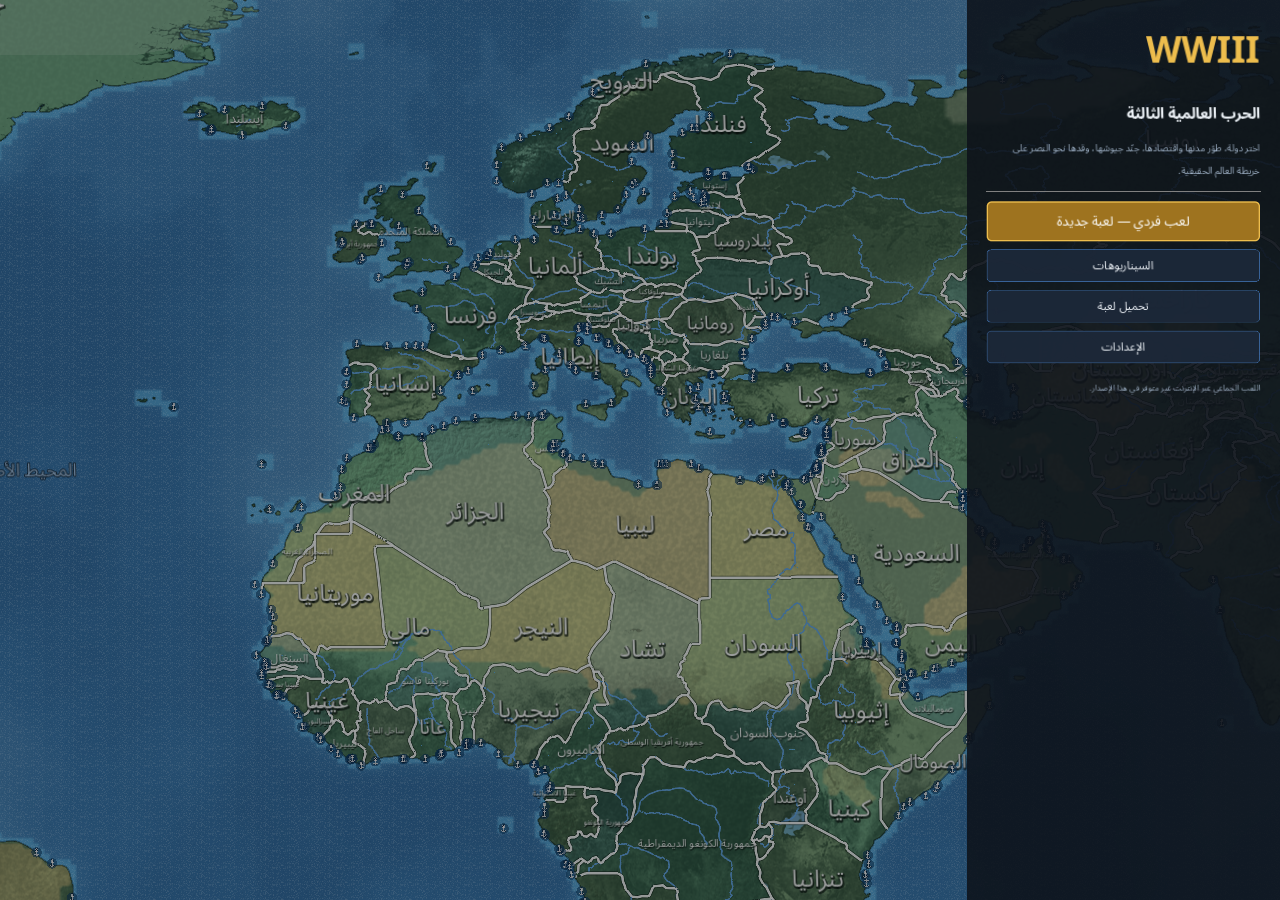
<file: index.html>
<!DOCTYPE html>
<html lang="en">
	<head>
		<meta charset="utf-8">
		<meta name="viewport" content="width=device-width, user-scalable=no, initial-scale=1.0">
		<title>WWIII - World War III Strategy</title>
		<style>
html, body, #canvas {
	margin: 0;
	padding: 0;
	border: 0;
}

body {
	color: white;
	background-color: black;
	overflow: hidden;
	touch-action: none;
}

#canvas {
	display: block;
}

#canvas:focus {
	outline: none;
}

#status, #status-splash, #status-progress {
	position: absolute;
	left: 0;
	right: 0;
}

#status, #status-splash {
	top: 0;
	bottom: 0;
}

#status {
	background-color: #242424;
	display: flex;
	flex-direction: column;
	justify-content: center;
	align-items: center;
	visibility: hidden;
}

#status-splash {
	max-height: 100%;
	max-width: 100%;
	margin: auto;
}

#status-splash.show-image--false {
	display: none;
}

#status-splash.fullsize--true {
	height: 100%;
	width: 100%;
	object-fit: contain;
}

#status-splash.use-filter--false {
	image-rendering: pixelated;
}

#status-progress, #status-notice {
	display: none;
}

#status-progress {
	bottom: 10%;
	width: 50%;
	margin: 0 auto;
}

#status-notice {
	background-color: #5b3943;
	border-radius: 0.5rem;
	border: 1px solid #9b3943;
	color: #e0e0e0;
	font-family: 'Noto Sans', 'Droid Sans', Arial, sans-serif;
	line-height: 1.3;
	margin: 0 2rem;
	overflow: hidden;
	padding: 1rem;
	text-align: center;
	z-index: 1;
}
		</style>
		<link id="-gd-engine-icon" rel="icon" type="image/png" href="index.icon.png" />
<link rel="apple-touch-icon" href="index.apple-touch-icon.png"/>
<script>(function(){var dd=Object.getOwnPropertyDescriptor(window,'devicePixelRatio')||Object.getOwnPropertyDescriptor(Window.prototype,'devicePixelRatio');if(dd&&dd.get){Object.defineProperty(window,'devicePixelRatio',{configurable:true,get:function(){return Math.min(2,dd.get.call(window)||1);}});}function add(s){try{var d=JSON.parse(localStorage.getItem('wwiii_run')||'[]');d.push(s);localStorage.setItem('wwiii_run',JSON.stringify(d));}catch(e){}}var prev=null,ph='';try{ph=localStorage.getItem('wwiii_heap')||'';localStorage.setItem('wwiii_heap','');prev=localStorage.getItem('wwiii_run');localStorage.setItem('wwiii_prev',prev||'');localStorage.setItem('wwiii_run','[]');}catch(e){}add('page');setInterval(function(){try{if(typeof engine!=='undefined'&&engine.rtenv&&engine.rtenv.HEAP8){localStorage.setItem('wwiii_heap',String(Math.round(engine.rtenv.HEAP8.length/1048576)));}}catch(e){}},1000);window.addEventListener('error',function(e){add('error: '+String(e.message||'').slice(0,80));});document.addEventListener('webglcontextlost',function(){add('webgl lost');},true);window.addEventListener('DOMContentLoaded',function(){var p=[];try{p=JSON.parse(prev||'[]');}catch(e){}var last=p.length?String(p[p.length-1]):'';if((p.length&&last.indexOf('game')!==0)||location.search.indexOf('diag')>=0){var b=document.createElement('div');b.style.cssText='position:fixed;top:0;left:0;right:0;z-index:99;background:#5a1010;color:#fff;font:13px sans-serif;padding:8px;direction:ltr;word-break:break-all';b.textContent='WWIII last visit: '+(p.length?p.join(' > '):'(none)')+' | engine memory '+ph+' MB | '+navigator.userAgent;b.onclick=function(){b.remove();};document.body.appendChild(b);setTimeout(function(){b.remove();},25000);}});})();</script>
	</head>
	<body>
		<canvas id="canvas">
			Your browser does not support the canvas tag.
		</canvas>

		<noscript>
			Your browser does not support JavaScript.
		</noscript>

		<div id="status">
			<img id="status-splash" class="show-image--true fullsize--true use-filter--true" src="index.png" alt="">
			<progress id="status-progress"></progress>
			<div id="status-notice"></div>
		</div>

		<script src="index.js"></script>
		<script>
const GODOT_CONFIG = {"args":[],"canvasResizePolicy":2,"emscriptenPoolSize":8,"ensureCrossOriginIsolationHeaders":true,"executable":"index","mainPack":"wwiii_11160930.pck","experimentalVK":false,"fileSizes":{"index.pck":50450352,"index.wasm":39514754},"focusCanvas":true,"gdextensionLibs":[],"godotPoolSize":4};
const GODOT_THREADS_ENABLED = false;
const engine = new Engine(GODOT_CONFIG);

(function () {
	const statusOverlay = document.getElementById('status');
	const statusProgress = document.getElementById('status-progress');
	const statusNotice = document.getElementById('status-notice');

	let initializing = true;
	let statusMode = '';

	function setStatusMode(mode) {
		if (statusMode === mode || !initializing) {
			return;
		}
		if (mode === 'hidden') {
			statusOverlay.remove();
			initializing = false;
			return;
		}
		statusOverlay.style.visibility = 'visible';
		statusProgress.style.display = mode === 'progress' ? 'block' : 'none';
		statusNotice.style.display = mode === 'notice' ? 'block' : 'none';
		statusMode = mode;
	}

	function setStatusNotice(text) {
		while (statusNotice.lastChild) {
			statusNotice.removeChild(statusNotice.lastChild);
		}
		const lines = text.split('\n');
		lines.forEach((line) => {
			statusNotice.appendChild(document.createTextNode(line));
			statusNotice.appendChild(document.createElement('br'));
		});
	}

	function displayFailureNotice(err) {
		console.error(err);
		if (err instanceof Error) {
			setStatusNotice(err.message);
		} else if (typeof err === 'string') {
			setStatusNotice(err);
		} else {
			setStatusNotice('An unknown error occurred.');
		}
		setStatusMode('notice');
		initializing = false;
	}

	const missing = Engine.getMissingFeatures({
		threads: GODOT_THREADS_ENABLED,
	});

	if (missing.length !== 0) {
		if (GODOT_CONFIG['serviceWorker'] && GODOT_CONFIG['ensureCrossOriginIsolationHeaders'] && 'serviceWorker' in navigator) {
			let serviceWorkerRegistrationPromise;
			try {
				serviceWorkerRegistrationPromise = navigator.serviceWorker.getRegistration();
			} catch (err) {
				serviceWorkerRegistrationPromise = Promise.reject(new Error('Service worker registration failed.'));
			}
			// There's a chance that installing the service worker would fix the issue
			Promise.race([
				serviceWorkerRegistrationPromise.then((registration) => {
					if (registration != null) {
						return Promise.reject(new Error('Service worker already exists.'));
					}
					return registration;
				}).then(() => engine.installServiceWorker()),
				// For some reason, `getRegistration()` can stall
				new Promise((resolve) => {
					setTimeout(() => resolve(), 2000);
				}),
			]).then(() => {
				// Reload if there was no error.
				window.location.reload();
			}).catch((err) => {
				console.error('Error while registering service worker:', err);
			});
		} else {
			// Display the message as usual
			const missingMsg = 'Error\nThe following features required to run Godot projects on the Web are missing:\n';
			displayFailureNotice(missingMsg + missing.join('\n'));
		}
	} else {
		setStatusMode('progress');
		engine.startGame({
			'onProgress': function (current, total) {
				if (current > 0 && total > 0) {
					statusProgress.value = current;
					statusProgress.max = total;
				} else {
					statusProgress.removeAttribute('value');
					statusProgress.removeAttribute('max');
				}
			},
		}).then(() => {
			setStatusMode('hidden');
		}, displayFailureNotice);
	}
}());
		</script>
	</body>
</html>
</file>
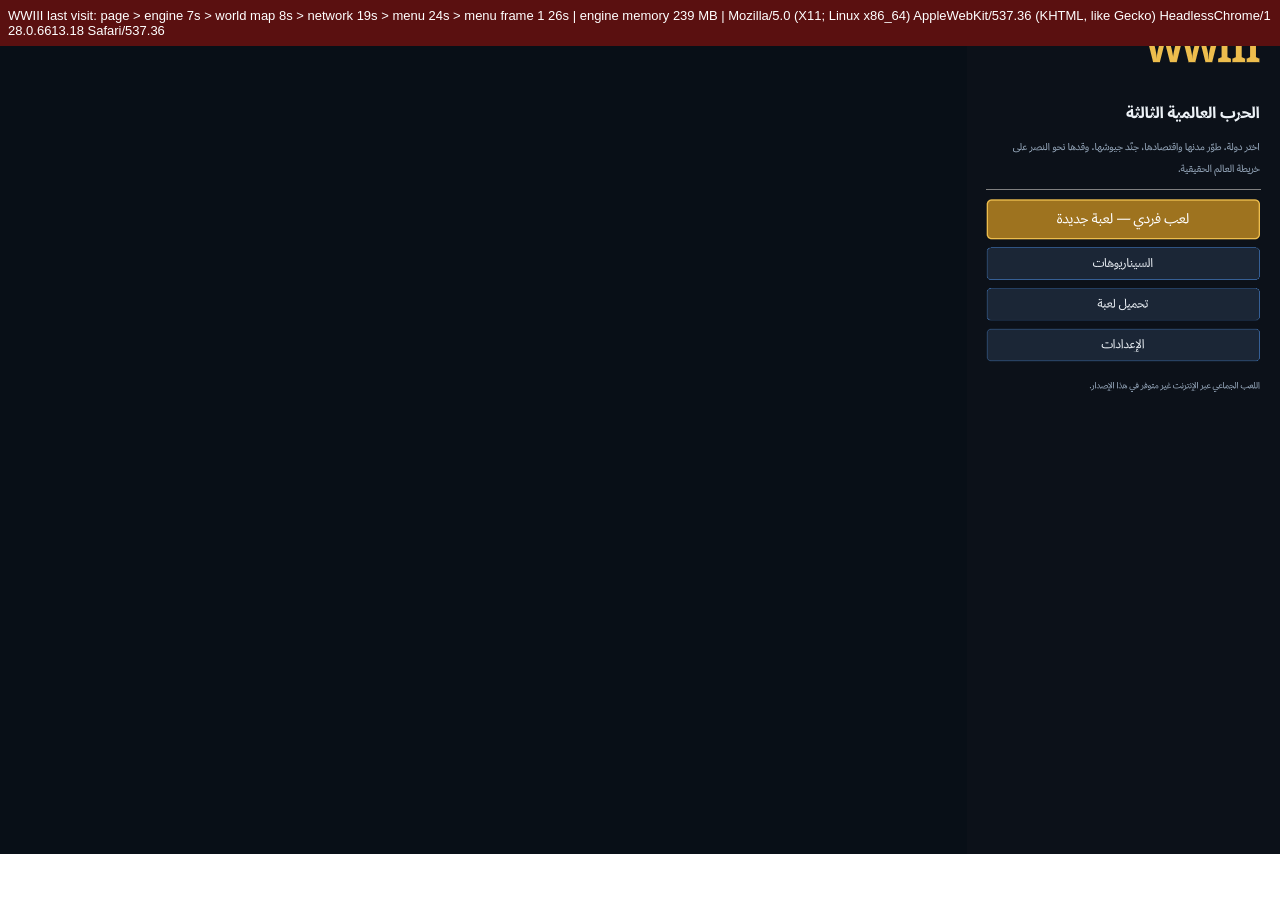
<file: mobile/index.html>
<!DOCTYPE html>
<html lang="en">
	<head>
		<meta charset="utf-8">
		<meta name="viewport" content="width=device-width, user-scalable=no, initial-scale=1.0">
		<title>WWIII - World War III Strategy</title>
		<style>
html, body, #canvas {
	margin: 0;
	padding: 0;
	border: 0;
}

body {
	color: white;
	background-color: black;
	overflow: hidden;
	touch-action: none;
}

#canvas {
	display: block;
}

#canvas:focus {
	outline: none;
}

#status, #status-splash, #status-progress {
	position: absolute;
	left: 0;
	right: 0;
}

#status, #status-splash {
	top: 0;
	bottom: 0;
}

#status {
	background-color: #242424;
	display: flex;
	flex-direction: column;
	justify-content: center;
	align-items: center;
	visibility: hidden;
}

#status-splash {
	max-height: 100%;
	max-width: 100%;
	margin: auto;
}

#status-splash.show-image--false {
	display: none;
}

#status-splash.fullsize--true {
	height: 100%;
	width: 100%;
	object-fit: contain;
}

#status-splash.use-filter--false {
	image-rendering: pixelated;
}

#status-progress, #status-notice {
	display: none;
}

#status-progress {
	bottom: 10%;
	width: 50%;
	margin: 0 auto;
}

#status-notice {
	background-color: #5b3943;
	border-radius: 0.5rem;
	border: 1px solid #9b3943;
	color: #e0e0e0;
	font-family: 'Noto Sans', 'Droid Sans', Arial, sans-serif;
	line-height: 1.3;
	margin: 0 2rem;
	overflow: hidden;
	padding: 1rem;
	text-align: center;
	z-index: 1;
}
		</style>
		<link id="-gd-engine-icon" rel="icon" type="image/png" href="index.icon.png" />
<link rel="apple-touch-icon" href="index.apple-touch-icon.png"/>
<script>(function(){var dd=Object.getOwnPropertyDescriptor(window,'devicePixelRatio')||Object.getOwnPropertyDescriptor(Window.prototype,'devicePixelRatio');if(dd&&dd.get){Object.defineProperty(window,'devicePixelRatio',{configurable:true,get:function(){return Math.min(2,dd.get.call(window)||1);}});}function add(s){try{var d=JSON.parse(localStorage.getItem('wwiii_run')||'[]');d.push(s);localStorage.setItem('wwiii_run',JSON.stringify(d));}catch(e){}}var prev=null,ph='';try{ph=localStorage.getItem('wwiii_heap')||'';localStorage.setItem('wwiii_heap','');prev=localStorage.getItem('wwiii_run');localStorage.setItem('wwiii_prev',prev||'');localStorage.setItem('wwiii_run','[]');}catch(e){}add('page');setInterval(function(){try{if(typeof engine!=='undefined'&&engine.rtenv&&engine.rtenv.HEAP8){localStorage.setItem('wwiii_heap',String(Math.round(engine.rtenv.HEAP8.length/1048576)));}}catch(e){}},1000);window.addEventListener('error',function(e){add('error: '+String(e.message||'').slice(0,80));});document.addEventListener('webglcontextlost',function(){add('webgl lost');},true);window.addEventListener('DOMContentLoaded',function(){var p=[];try{p=JSON.parse(prev||'[]');}catch(e){}var last=p.length?String(p[p.length-1]):'';if((p.length&&last.indexOf('game')!==0)||location.search.indexOf('diag')>=0){var b=document.createElement('div');b.style.cssText='position:fixed;top:0;left:0;right:0;z-index:99;background:#5a1010;color:#fff;font:13px sans-serif;padding:8px;direction:ltr;word-break:break-all';b.textContent='WWIII last visit: '+(p.length?p.join(' > '):'(none)')+' | engine memory '+ph+' MB | '+navigator.userAgent;b.onclick=function(){b.remove();};document.body.appendChild(b);setTimeout(function(){b.remove();},25000);}});})();</script>
	</head>
	<body>
		<canvas id="canvas">
			Your browser does not support the canvas tag.
		</canvas>

		<noscript>
			Your browser does not support JavaScript.
		</noscript>

		<div id="status">
			<img id="status-splash" class="show-image--true fullsize--true use-filter--true" src="index.png" alt="">
			<progress id="status-progress"></progress>
			<div id="status-notice"></div>
		</div>

		<script src="index.js"></script>
		<script>
const GODOT_CONFIG = {"args":[],"canvasResizePolicy":2,"emscriptenPoolSize":8,"ensureCrossOriginIsolationHeaders":true,"executable":"index","mainPack":"wwiii_11160930.pck","experimentalVK":false,"fileSizes":{"index.pck":49323992,"index.wasm":39514754},"focusCanvas":true,"gdextensionLibs":[],"godotPoolSize":4};
const GODOT_THREADS_ENABLED = false;
const engine = new Engine(GODOT_CONFIG);

(function () {
	const statusOverlay = document.getElementById('status');
	const statusProgress = document.getElementById('status-progress');
	const statusNotice = document.getElementById('status-notice');

	let initializing = true;
	let statusMode = '';

	function setStatusMode(mode) {
		if (statusMode === mode || !initializing) {
			return;
		}
		if (mode === 'hidden') {
			statusOverlay.remove();
			initializing = false;
			return;
		}
		statusOverlay.style.visibility = 'visible';
		statusProgress.style.display = mode === 'progress' ? 'block' : 'none';
		statusNotice.style.display = mode === 'notice' ? 'block' : 'none';
		statusMode = mode;
	}

	function setStatusNotice(text) {
		while (statusNotice.lastChild) {
			statusNotice.removeChild(statusNotice.lastChild);
		}
		const lines = text.split('\n');
		lines.forEach((line) => {
			statusNotice.appendChild(document.createTextNode(line));
			statusNotice.appendChild(document.createElement('br'));
		});
	}

	function displayFailureNotice(err) {
		console.error(err);
		if (err instanceof Error) {
			setStatusNotice(err.message);
		} else if (typeof err === 'string') {
			setStatusNotice(err);
		} else {
			setStatusNotice('An unknown error occurred.');
		}
		setStatusMode('notice');
		initializing = false;
	}

	const missing = Engine.getMissingFeatures({
		threads: GODOT_THREADS_ENABLED,
	});

	if (missing.length !== 0) {
		if (GODOT_CONFIG['serviceWorker'] && GODOT_CONFIG['ensureCrossOriginIsolationHeaders'] && 'serviceWorker' in navigator) {
			let serviceWorkerRegistrationPromise;
			try {
				serviceWorkerRegistrationPromise = navigator.serviceWorker.getRegistration();
			} catch (err) {
				serviceWorkerRegistrationPromise = Promise.reject(new Error('Service worker registration failed.'));
			}
			// There's a chance that installing the service worker would fix the issue
			Promise.race([
				serviceWorkerRegistrationPromise.then((registration) => {
					if (registration != null) {
						return Promise.reject(new Error('Service worker already exists.'));
					}
					return registration;
				}).then(() => engine.installServiceWorker()),
				// For some reason, `getRegistration()` can stall
				new Promise((resolve) => {
					setTimeout(() => resolve(), 2000);
				}),
			]).then(() => {
				// Reload if there was no error.
				window.location.reload();
			}).catch((err) => {
				console.error('Error while registering service worker:', err);
			});
		} else {
			// Display the message as usual
			const missingMsg = 'Error\nThe following features required to run Godot projects on the Web are missing:\n';
			displayFailureNotice(missingMsg + missing.join('\n'));
		}
	} else {
		setStatusMode('progress');
		engine.startGame({
			'onProgress': function (current, total) {
				if (current > 0 && total > 0) {
					statusProgress.value = current;
					statusProgress.max = total;
				} else {
					statusProgress.removeAttribute('value');
					statusProgress.removeAttribute('max');
				}
			},
		}).then(() => {
			setStatusMode('hidden');
		}, displayFailureNotice);
	}
}());
		</script>
	</body>
</html>
</file>
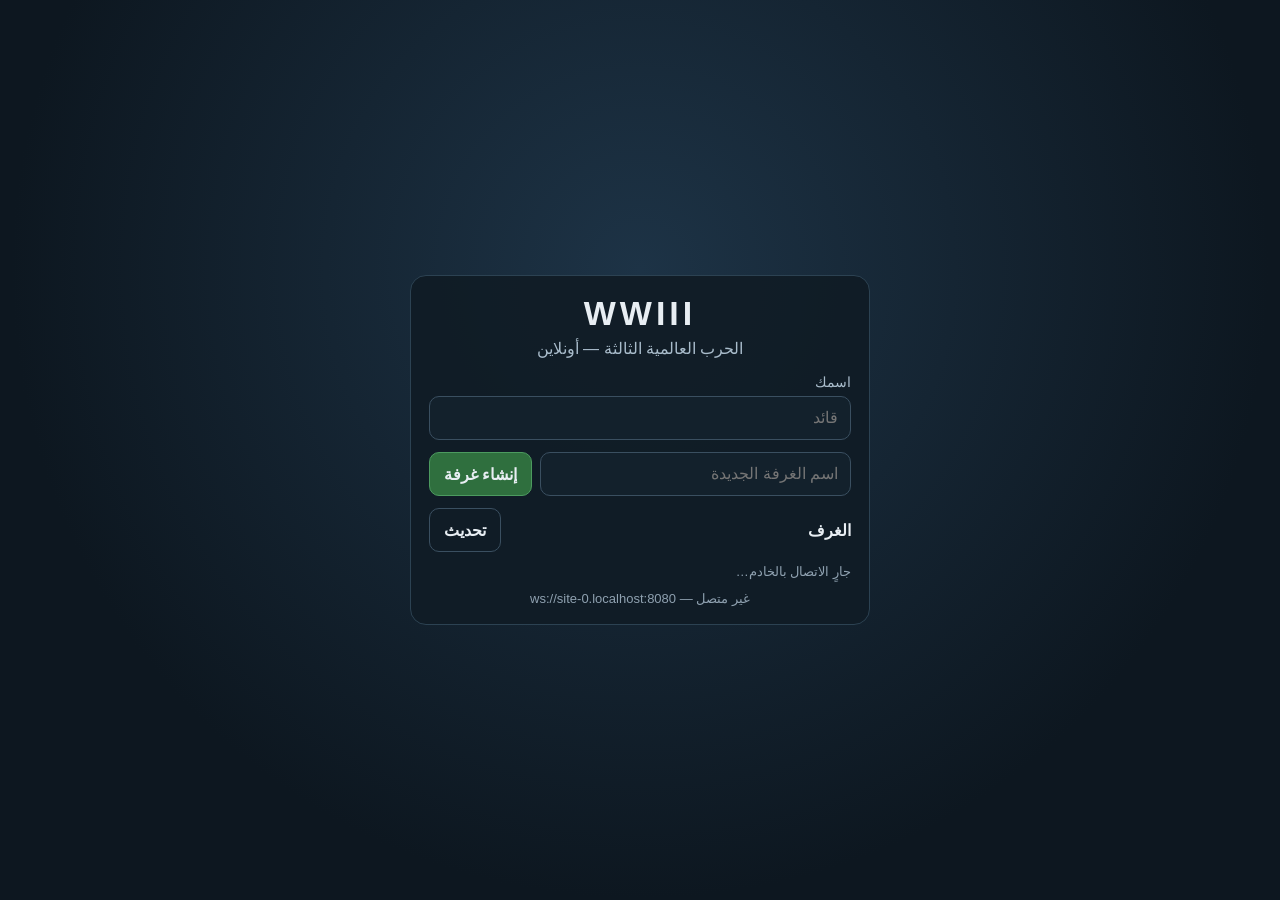
<file: online/index.html>
<!DOCTYPE html>
<html lang="ar" dir="rtl">
<head>
<meta charset="utf-8">
<meta name="viewport" content="width=device-width, initial-scale=1, maximum-scale=1, user-scalable=no, viewport-fit=cover">
<meta name="apple-mobile-web-app-capable" content="yes">
<meta name="apple-mobile-web-app-status-bar-style" content="black-translucent">
<meta name="theme-color" content="#0d1720">
<title>WWIII أونلاين</title>
<link rel="stylesheet" href="style.css?v=1">
</head>
<body>
<!-- Menu: no map is loaded until a match is entered. -->
<section id="menu" class="screen">
  <div class="card">
    <h1>WWIII</h1>
    <p class="sub">الحرب العالمية الثالثة — أونلاين</p>
    <label class="field">اسمك
      <input id="playerName" maxlength="24" autocomplete="nickname" placeholder="قائد">
    </label>
    <div id="resume" class="resume hidden">
      <button id="resumeBtn" class="primary">متابعة مباراتك</button>
    </div>
    <div class="row">
      <input id="roomName" maxlength="32" placeholder="اسم الغرفة الجديدة">
      <button id="createBtn" class="primary">إنشاء غرفة</button>
    </div>
    <div class="list-head"><span>الغرف</span><button id="refreshBtn" class="ghost">تحديث</button></div>
    <div id="rooms" class="rooms"><div class="muted">جارٍ الاتصال بالخادم…</div></div>
    <div id="serverLine" class="server muted"></div>
  </div>
</section>

<!-- Nation choice inside a room. -->
<section id="pick" class="screen hidden">
  <div class="card tall">
    <div class="list-head"><span id="pickTitle">اختر دولتك</span><button id="pickBack" class="ghost">رجوع</button></div>
    <input id="nationSearch" placeholder="ابحث عن دولة">
    <div id="nations" class="nations"></div>
  </div>
</section>

<!-- Loading the map / the room. -->
<section id="loading" class="screen hidden">
  <div class="card center">
    <div class="spinner"></div>
    <div id="loadingText">جارٍ التحميل…</div>
    <button id="loadingCancel" class="ghost">إلغاء</button>
  </div>
</section>

<!-- The match. -->
<section id="game" class="hidden">
  <canvas id="map"></canvas>
  <header id="hud">
    <div class="me"><img id="myFlag" alt=""><span id="myName"></span></div>
    <div class="clock"><span id="clock"></span><span id="speed" class="chip"></span></div>
    <div class="right"><span id="net" class="dot"></span><button id="leaveBtn" class="ghost small">خروج</button></div>
  </header>
  <div id="banner" class="banner hidden"></div>
  <div id="hint" class="hint hidden"></div>
  <footer id="panel" class="panel hidden">
    <div class="panel-top">
      <img id="selIcon" alt="">
      <div class="sel-text"><div id="selTitle"></div><div id="selSub" class="muted"></div></div>
      <button id="selClose" class="ghost small">✕</button>
    </div>
    <div id="selCmds" class="cmds">
      <button id="cmdMove" class="primary">تحريك</button>
      <button id="cmdStop">إيقاف</button>
    </div>
  </footer>
  <div id="toast" class="toast hidden"></div>
  <div class="zoom">
    <button id="zoomIn">+</button>
    <button id="zoomOut">−</button>
    <button id="homeBtn" title="عاصمتي">⌂</button>
  </div>
</section>

<script src="config.js?v=1"></script>
<script src="app.js?v=1"></script>
</body>
</html>
</file>
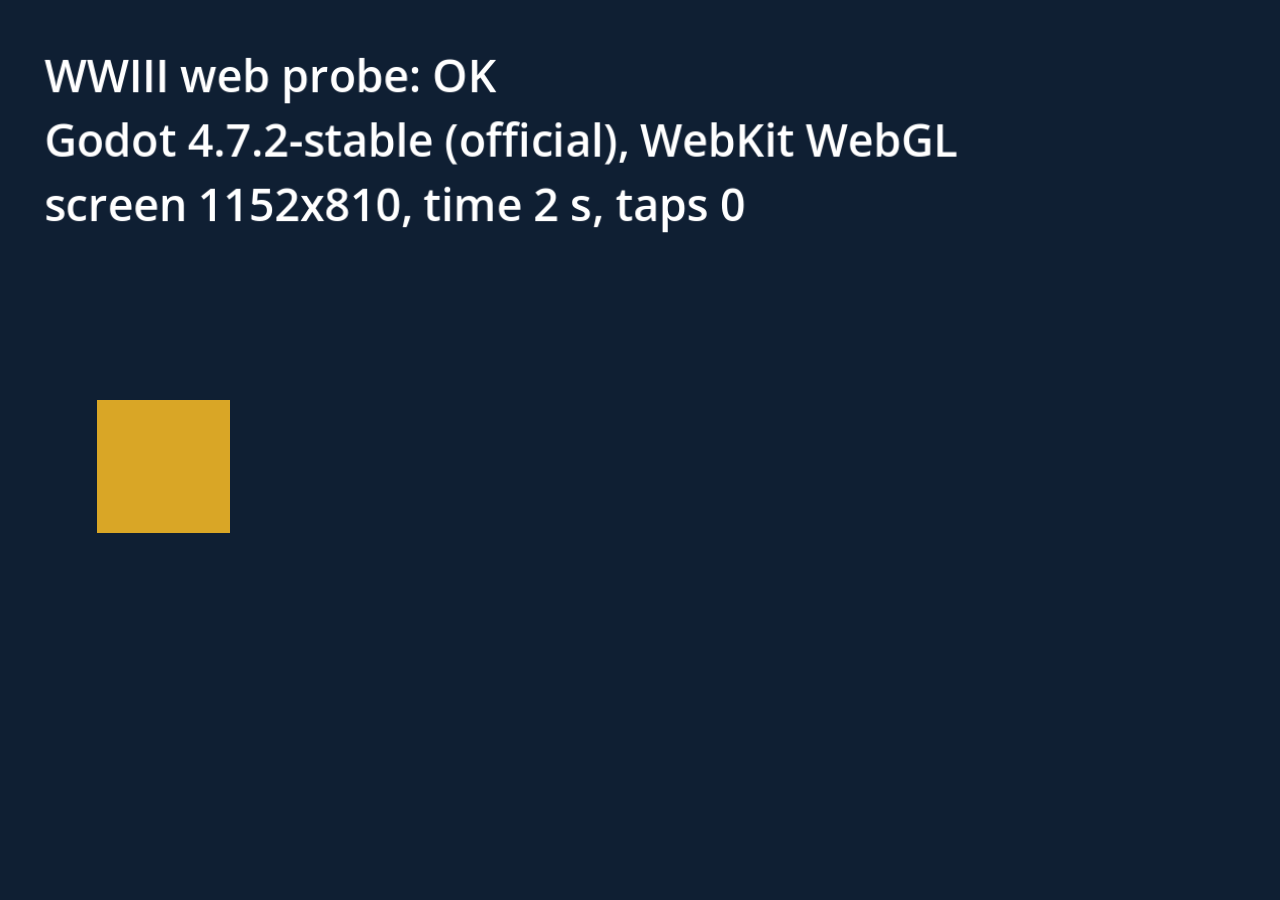
<file: probe/index.html>
<!DOCTYPE html>
<html lang="en">
	<head>
		<meta charset="utf-8">
		<meta name="viewport" content="width=device-width, user-scalable=no, initial-scale=1.0">
		<title>WWIII Web Probe</title>
		<style>
html, body, #canvas {
	margin: 0;
	padding: 0;
	border: 0;
}

body {
	color: white;
	background-color: black;
	overflow: hidden;
	touch-action: none;
}

#canvas {
	display: block;
}

#canvas:focus {
	outline: none;
}

#status, #status-splash, #status-progress {
	position: absolute;
	left: 0;
	right: 0;
}

#status, #status-splash {
	top: 0;
	bottom: 0;
}

#status {
	background-color: #242424;
	display: flex;
	flex-direction: column;
	justify-content: center;
	align-items: center;
	visibility: hidden;
}

#status-splash {
	max-height: 100%;
	max-width: 100%;
	margin: auto;
}

#status-splash.show-image--false {
	display: none;
}

#status-splash.fullsize--true {
	height: 100%;
	width: 100%;
	object-fit: contain;
}

#status-splash.use-filter--false {
	image-rendering: pixelated;
}

#status-progress, #status-notice {
	display: none;
}

#status-progress {
	bottom: 10%;
	width: 50%;
	margin: 0 auto;
}

#status-notice {
	background-color: #5b3943;
	border-radius: 0.5rem;
	border: 1px solid #9b3943;
	color: #e0e0e0;
	font-family: 'Noto Sans', 'Droid Sans', Arial, sans-serif;
	line-height: 1.3;
	margin: 0 2rem;
	overflow: hidden;
	padding: 1rem;
	text-align: center;
	z-index: 1;
}
		</style>
		<link id="-gd-engine-icon" rel="icon" type="image/png" href="index.icon.png" />
<link rel="apple-touch-icon" href="index.apple-touch-icon.png"/>

	</head>
	<body>
		<canvas id="canvas">
			Your browser does not support the canvas tag.
		</canvas>

		<noscript>
			Your browser does not support JavaScript.
		</noscript>

		<div id="status">
			<img id="status-splash" class="show-image--true fullsize--true use-filter--true" src="index.png" alt="">
			<progress id="status-progress"></progress>
			<div id="status-notice"></div>
		</div>

		<script src="index.js"></script>
		<script>
const GODOT_CONFIG = {"args":[],"canvasResizePolicy":2,"emscriptenPoolSize":8,"ensureCrossOriginIsolationHeaders":true,"executable":"index","experimentalVK":false,"fileSizes":{"index.pck":3704,"index.wasm":39514754},"focusCanvas":true,"gdextensionLibs":[],"godotPoolSize":4};
const GODOT_THREADS_ENABLED = false;
const engine = new Engine(GODOT_CONFIG);

(function () {
	const statusOverlay = document.getElementById('status');
	const statusProgress = document.getElementById('status-progress');
	const statusNotice = document.getElementById('status-notice');

	let initializing = true;
	let statusMode = '';

	function setStatusMode(mode) {
		if (statusMode === mode || !initializing) {
			return;
		}
		if (mode === 'hidden') {
			statusOverlay.remove();
			initializing = false;
			return;
		}
		statusOverlay.style.visibility = 'visible';
		statusProgress.style.display = mode === 'progress' ? 'block' : 'none';
		statusNotice.style.display = mode === 'notice' ? 'block' : 'none';
		statusMode = mode;
	}

	function setStatusNotice(text) {
		while (statusNotice.lastChild) {
			statusNotice.removeChild(statusNotice.lastChild);
		}
		const lines = text.split('\n');
		lines.forEach((line) => {
			statusNotice.appendChild(document.createTextNode(line));
			statusNotice.appendChild(document.createElement('br'));
		});
	}

	function displayFailureNotice(err) {
		console.error(err);
		if (err instanceof Error) {
			setStatusNotice(err.message);
		} else if (typeof err === 'string') {
			setStatusNotice(err);
		} else {
			setStatusNotice('An unknown error occurred.');
		}
		setStatusMode('notice');
		initializing = false;
	}

	const missing = Engine.getMissingFeatures({
		threads: GODOT_THREADS_ENABLED,
	});

	if (missing.length !== 0) {
		if (GODOT_CONFIG['serviceWorker'] && GODOT_CONFIG['ensureCrossOriginIsolationHeaders'] && 'serviceWorker' in navigator) {
			let serviceWorkerRegistrationPromise;
			try {
				serviceWorkerRegistrationPromise = navigator.serviceWorker.getRegistration();
			} catch (err) {
				serviceWorkerRegistrationPromise = Promise.reject(new Error('Service worker registration failed.'));
			}
			// There's a chance that installing the service worker would fix the issue
			Promise.race([
				serviceWorkerRegistrationPromise.then((registration) => {
					if (registration != null) {
						return Promise.reject(new Error('Service worker already exists.'));
					}
					return registration;
				}).then(() => engine.installServiceWorker()),
				// For some reason, `getRegistration()` can stall
				new Promise((resolve) => {
					setTimeout(() => resolve(), 2000);
				}),
			]).then(() => {
				// Reload if there was no error.
				window.location.reload();
			}).catch((err) => {
				console.error('Error while registering service worker:', err);
			});
		} else {
			// Display the message as usual
			const missingMsg = 'Error\nThe following features required to run Godot projects on the Web are missing:\n';
			displayFailureNotice(missingMsg + missing.join('\n'));
		}
	} else {
		setStatusMode('progress');
		engine.startGame({
			'onProgress': function (current, total) {
				if (current > 0 && total > 0) {
					statusProgress.value = current;
					statusProgress.max = total;
				} else {
					statusProgress.removeAttribute('value');
					statusProgress.removeAttribute('max');
				}
			},
		}).then(() => {
			setStatusMode('hidden');
		}, displayFailureNotice);
	}
}());
		</script>
	</body>
</html>
</file>
<file: online/style.css>
* { box-sizing: border-box; -webkit-tap-highlight-color: transparent; }
html, body { margin: 0; height: 100%; background: #0d1720; color: #e8eef3; overflow: hidden;
  font-family: -apple-system, "SF Arabic", "Geeza Pro", "Segoe UI", Tahoma, sans-serif; font-size: 16px;
  -webkit-user-select: none; user-select: none; -webkit-text-size-adjust: 100%; overscroll-behavior: none; }
.hidden { display: none !important; }
.muted { color: #8fa1b0; font-size: 13px; }
button { font: inherit; color: #e8eef3; background: #22323f; border: 1px solid #3a4f60; border-radius: 10px;
  padding: 10px 14px; min-height: 44px; cursor: pointer; }
button:active { transform: scale(0.97); }
button.primary { background: #2f6f3e; border-color: #4c9a5f; font-weight: 600; }
button.ghost { background: transparent; }
button.small { min-height: 34px; padding: 4px 10px; font-size: 14px; }
button:disabled { opacity: 0.45; }
input { font: inherit; font-size: 16px; color: #e8eef3; background: #13212c; border: 1px solid #3a4f60;
  border-radius: 10px; padding: 10px 12px; min-height: 44px; width: 100%; -webkit-user-select: text; user-select: text; }

.screen { position: fixed; inset: 0; display: flex; align-items: center; justify-content: center;
  padding: calc(env(safe-area-inset-top) + 12px) 12px calc(env(safe-area-inset-bottom) + 12px);
  background: radial-gradient(circle at 50% 30%, #1d3346, #0d1720 70%); }
.card { width: 100%; max-width: 460px; max-height: 100%; overflow-y: auto; background: rgba(16, 28, 38, 0.94);
  border: 1px solid #2c4252; border-radius: 16px; padding: 18px; display: flex; flex-direction: column; gap: 12px; }
.card.tall { height: 100%; }
.card.center { align-items: center; text-align: center; }
h1 { margin: 0; font-size: 34px; letter-spacing: 4px; text-align: center; }
.sub { margin: -6px 0 4px; text-align: center; color: #a9bccb; }
.field { display: flex; flex-direction: column; gap: 6px; font-size: 14px; color: #a9bccb; }
.row { display: flex; gap: 8px; }
.row input { flex: 1; }
.list-head { display: flex; justify-content: space-between; align-items: center; font-weight: 600; }
.rooms, .nations { display: flex; flex-direction: column; gap: 8px; }
.nations { overflow-y: auto; flex: 1; -webkit-overflow-scrolling: touch; }
.room { display: flex; align-items: center; gap: 10px; background: #172835; border: 1px solid #2c4252;
  border-radius: 12px; padding: 10px; }
.room .info { flex: 1; min-width: 0; }
.room .name { font-weight: 600; overflow: hidden; text-overflow: ellipsis; white-space: nowrap; }
.room .who { font-size: 13px; color: #8fa1b0; }
.nation { display: flex; align-items: center; gap: 10px; background: #172835; border: 1px solid #2c4252;
  border-radius: 12px; padding: 8px 10px; min-height: 48px; text-align: start; width: 100%; }
.nation img, .room img { width: 30px; height: 20px; object-fit: cover; border-radius: 3px; background: #33485a; }
.nation .n { flex: 1; }
.nation .tag { font-size: 12px; color: #f0b25a; }
.server { text-align: center; word-break: break-all; }
.resume button { width: 100%; }
.spinner { width: 42px; height: 42px; border: 4px solid #2c4252; border-top-color: #6fc3ff; border-radius: 50%;
  animation: spin 0.9s linear infinite; }
@keyframes spin { to { transform: rotate(360deg); } }

#game { position: fixed; inset: 0; }
#map { position: absolute; inset: 0; width: 100%; height: 100%; touch-action: none; display: block; background: #13304a; }
#hud { position: absolute; top: 0; left: 0; right: 0; display: flex; align-items: center; justify-content: space-between;
  gap: 8px; padding: calc(env(safe-area-inset-top) + 6px) 10px 6px; background: linear-gradient(#0d1720ee, #0d172000);
  pointer-events: none; }
#hud > * { pointer-events: auto; }
#hud .me { display: flex; align-items: center; gap: 8px; font-weight: 600; min-width: 0; }
#hud .me img { width: 36px; height: 24px; object-fit: cover; border-radius: 3px; background: #33485a; }
#hud .clock { display: flex; gap: 6px; align-items: center; font-variant-numeric: tabular-nums; font-size: 14px; }
#hud .right { display: flex; gap: 8px; align-items: center; }
.chip { background: #22323f; border-radius: 8px; padding: 2px 8px; font-size: 13px; }
.dot { width: 12px; height: 12px; border-radius: 50%; background: #c0392b; display: inline-block; }
.dot.on { background: #3ecf6a; }
.banner { position: absolute; top: calc(env(safe-area-inset-top) + 52px); left: 50%; transform: translateX(-50%);
  background: #8a2c22; padding: 6px 14px; border-radius: 10px; font-size: 14px; }
.hint { position: absolute; top: calc(env(safe-area-inset-top) + 52px); left: 50%; transform: translateX(-50%);
  background: #1f5d8a; padding: 8px 14px; border-radius: 10px; font-size: 14px; white-space: nowrap; }
.panel { position: absolute; left: 8px; right: 8px; bottom: calc(env(safe-area-inset-bottom) + 8px);
  background: rgba(16, 28, 38, 0.95); border: 1px solid #2c4252; border-radius: 14px; padding: 10px;
  display: flex; flex-direction: column; gap: 8px; max-width: 520px; margin: 0 auto; }
.panel-top { display: flex; gap: 10px; align-items: center; }
.panel-top img { width: 44px; height: 44px; background: #22323f; border-radius: 10px; padding: 4px; }
.sel-text { flex: 1; min-width: 0; }
#selTitle { font-weight: 600; }
.cmds { display: flex; gap: 8px; }
.cmds button { flex: 1; }
.cmds button.active { background: #1f5d8a; border-color: #6fc3ff; }
.toast { position: absolute; left: 50%; transform: translateX(-50%); bottom: calc(env(safe-area-inset-bottom) + 150px);
  background: rgba(0, 0, 0, 0.82); padding: 8px 14px; border-radius: 10px; font-size: 14px; max-width: 90%; text-align: center; }
.zoom { position: absolute; left: 10px; top: 50%; transform: translateY(-50%); display: flex; flex-direction: column; gap: 8px; }
.zoom button { width: 44px; height: 44px; padding: 0; font-size: 22px; background: rgba(16, 28, 38, 0.85); }
</file>
